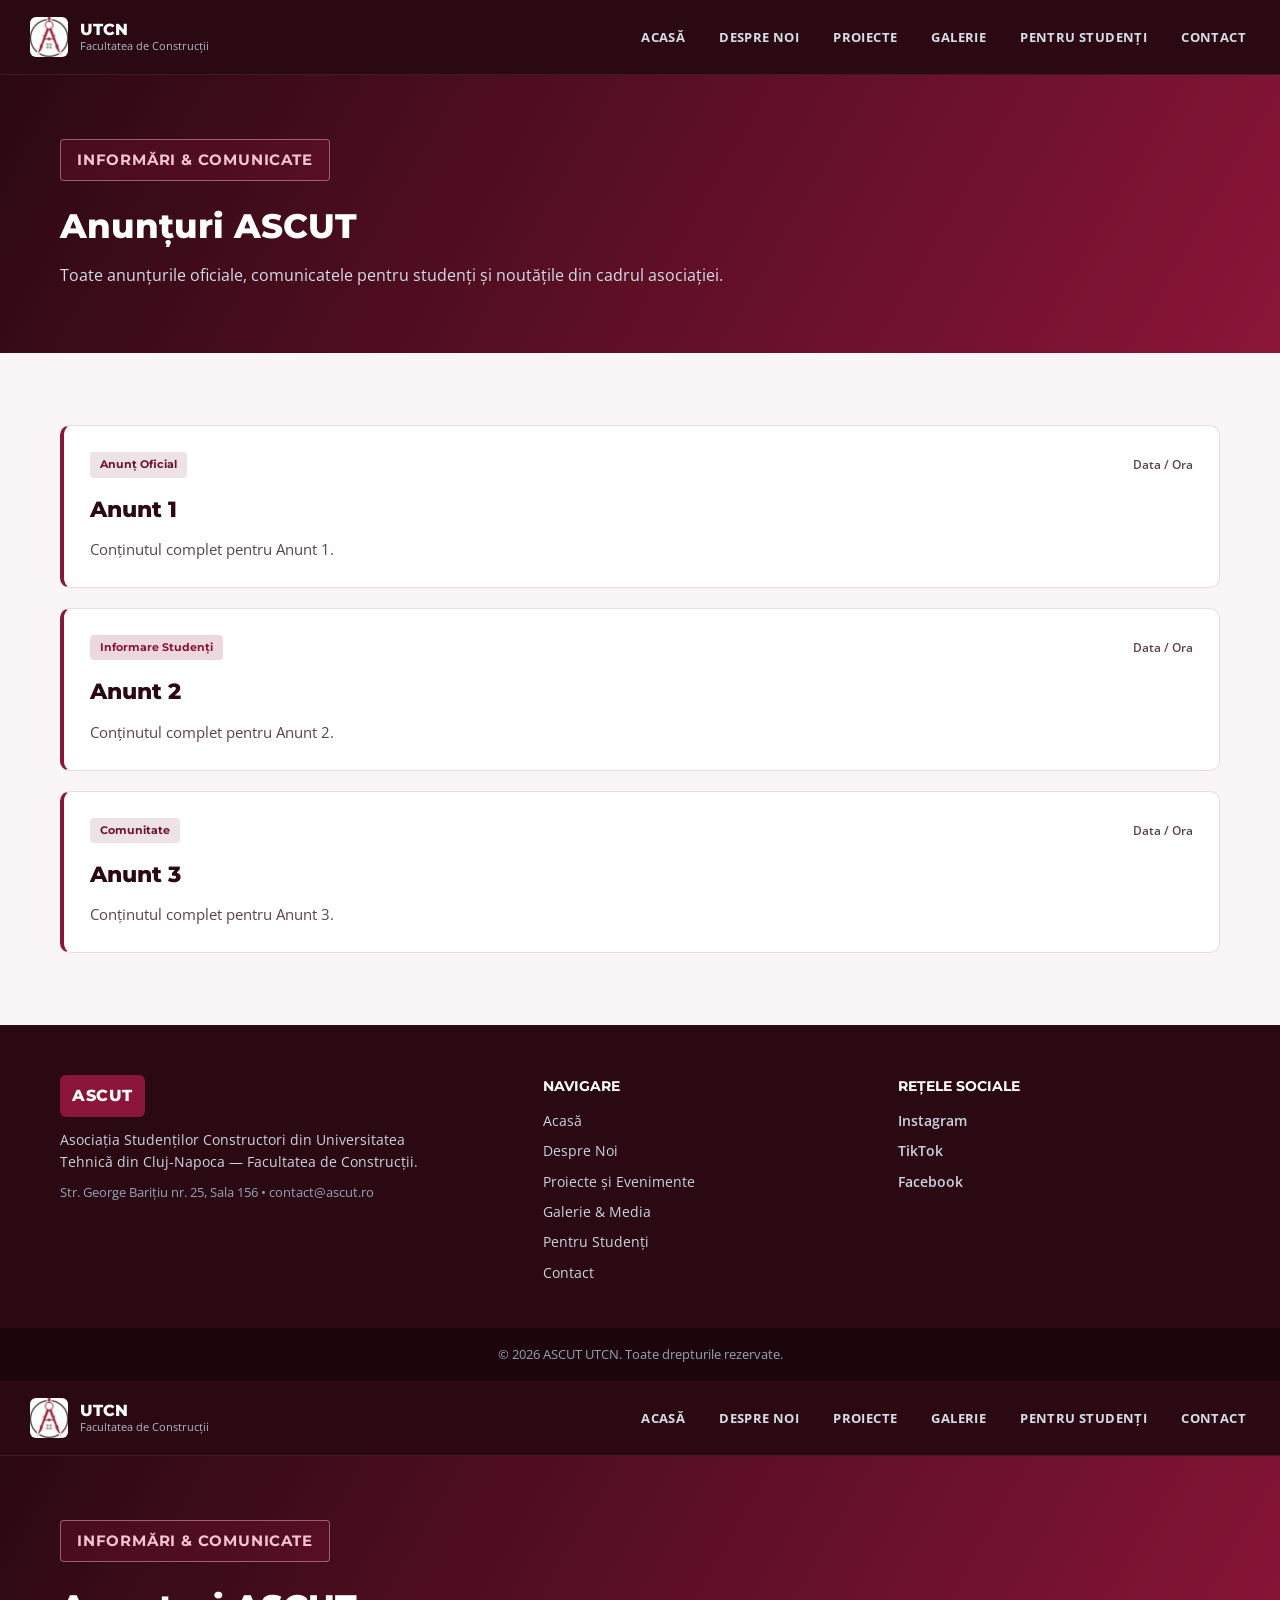
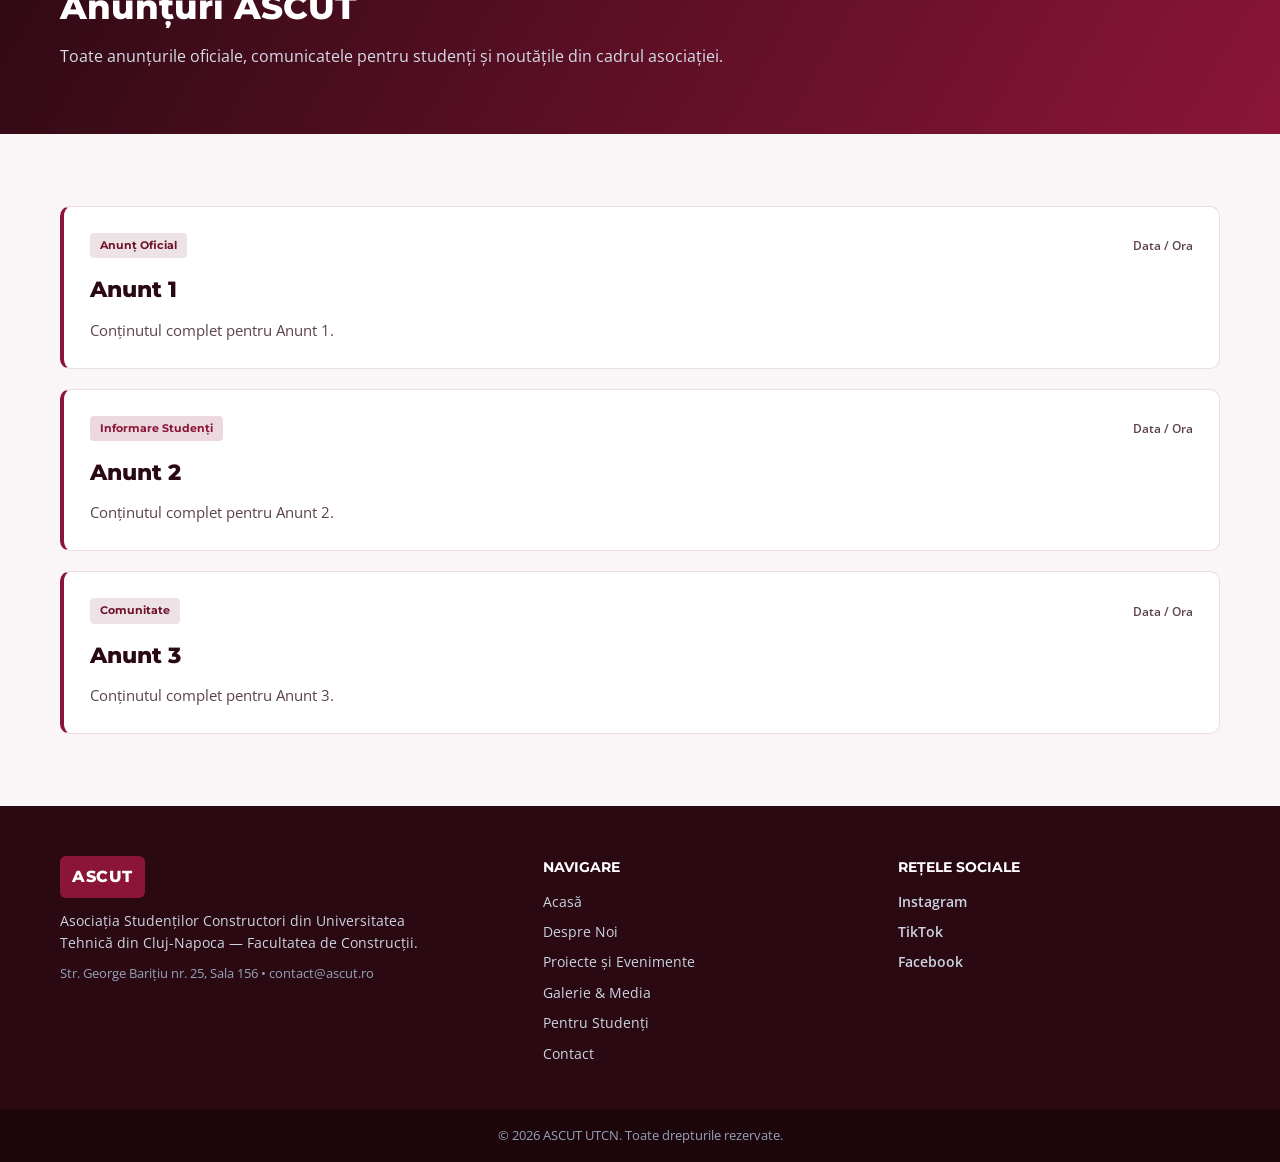
<file: Pagini Principale/anunturi.html>
<!DOCTYPE html>
<html lang="ro">
<head>
    <meta charset="UTF-8" />
    <meta name="viewport" content="width=device-width, initial-scale=1.0" />
    <title>ASCUT UTCN — Anunțuri</title>
    <link href="https://fonts.googleapis.com/css2?family=Montserrat:wght@400;600;700;800&family=Open+Sans:wght@400;600&display=swap" rel="stylesheet">
    <link rel="stylesheet" href="../Style_Sheet.css">
</head>
<body id="page-anunturi">
    <header class="site-header">
        <div class="container header-wrap">
            <a href="index.html" class="brand-logo">
                <img src="../Imagini/Logo ASCUT.jpg" alt="Logo ASCUT UTCN" class="brand-logo-img">
                <span class="brand-text">
                    <strong>UTCN</strong>
                    <small>Facultatea de Construcții</small>
                </span>
            </a>

            <button class="nav-toggle" id="navToggle" aria-label="Meniu">☰</button>

            <nav class="main-nav" id="mainNav">
                <ul>
                    <li><a href="../index.html">Acasă</a></li>
                    <li><a href="../Pagini Principale/despre.html">Despre Noi</a></li>
                    <li><a href="../Pagini Principale/proiecte.html">Proiecte</a></li>
                    <li><a href="../Pagini Principale/galerie.html">Galerie</a></li>
                    <li class="has-dropdown">
                        <a href="studenti.html">Pentru Studenți</a>
                        <ul class="dropdown-menu">
                            <li><a href="anunturi.html">Anunțuri</a></li>
                        </ul>
                    </li>
                    <li><a href="../Pagini Principale/contact.html">Contact</a></li>
                </ul>
            </nav>
        </div>
    </header>

    <section class="page-hero">
        <div class="container">
            <span class="eyebrow">Informări & Comunicate</span>
            <h1>Anunțuri ASCUT</h1>
            <p>Toate anunțurile oficiale, comunicatele pentru studenți și noutățile din cadrul asociației.</p>
        </div>
    </section>

    <section class="section-block">
        <div class="container">
            <div class="announcements-archive">
                <article class="announcement-detail-card" id="anunt-1">
                    <div class="card-top-meta">
                        <span class="badge">Anunț Oficial</span>
                        <span class="date-text">Data / Ora</span>
                    </div>
                    <h2>Anunt 1</h2>
                    <p>Conținutul complet pentru Anunt 1.</p>
                </article>

                <article class="announcement-detail-card" id="anunt-2">
                    <div class="card-top-meta">
                        <span class="badge badge-orange">Informare Studenți</span>
                        <span class="date-text">Data / Ora</span>
                    </div>
                    <h2>Anunt 2</h2>
                    <p>Conținutul complet pentru Anunt 2.</p>
                </article>

                <article class="announcement-detail-card" id="anunt-3">
                    <div class="card-top-meta">
                        <span class="badge">Comunitate</span>
                        <span class="date-text">Data / Ora</span>
                    </div>
                    <h2>Anunt 3</h2>
                    <p>Conținutul complet pentru Anunt 3.</p>
                </article>
            </div>
        </div>
    </section>

    <footer class="site-footer">
        <div class="container footer-top">
            <div class="footer-brand">
                <span class="brand-mark light">ASCUT</span>
                <p>Asociația Studenților Constructori din Universitatea Tehnică din Cluj-Napoca — Facultatea de Construcții.</p>
                <p class="footer-meta">Str. George Barițiu nr. 25, Sala 156 • contact@ascut.ro</p>
            </div>
            <div class="footer-links">
                <h4>Navigare</h4>
                <ul>
                    <li><a href="../index.html">Acasă</a></li>
                    <li><a href="../Pagini Principale/despre.html">Despre Noi</a></li>
                    <li><a href="../Pagini Principale/proiecte.html">Proiecte și Evenimente</a></li>
                    <li><a href="../Pagini Principale/galerie.html">Galerie & Media</a></li>
                    <li><a href="../Pagini Principale/studenti.html">Pentru Studenți</a></li>
                    <li><a href="../Pagini Principale/contact.html">Contact</a></li>
                </ul>
            </div>
            <div class="footer-social">
                <h4>Rețele Sociale</h4>
                <div class="social-row">
                    <a href="https://www.instagram.com/ascutcj?cnvx=MTdldHo4dGRhZXJoZQ==" target="_blank" rel="noopener">Instagram</a>
                    <a href="https://www.tiktok.com/@ascutcluj?_t=8gfx7Oilkae&_r=1&fbclid=PAb21jcAVs_gpleHRuA2FlbQIxMQBwZG9mAnNydGMGYXBwX2lkDzU2NzA2NzM0MzM1MjQyNwABpx4m5v5Hw3M3sa0yOJ65TQZiartGREE3QuW4AV2tbTBWIR52F-DzrX0bxWzS_aem_XJSgGe1kebtcpUfFT2OKNA" target="_blank" rel="noopener">TikTok</a>
                    <a href="https://www.facebook.com/share/1CMDo1Qpi5/" target="_blank" rel="noopener">Facebook</a>
                </div>
            </div>
        </div>
        <div class="footer-bottom">
            <div class="container">
                <p>© 2026 ASCUT UTCN. Toate drepturile rezervate.</p>
            </div>
        </div>
    </footer>

    <script src="../script.js"></script>
</body>
</html><!DOCTYPE html>
<html lang="ro">
<head>
    <meta charset="UTF-8" />
    <meta name="viewport" content="width=device-width, initial-scale=1.0" />
    <title>ASCUT UTCN — Anunțuri</title>
    <link href="https://fonts.googleapis.com/css2?family=Montserrat:wght@400;600;700;800&family=Open+Sans:wght@400;600&display=swap" rel="stylesheet">
    <link rel="stylesheet" href="../Style_Sheet.css">
</head>
<body id="page-anunturi">
    <header class="site-header">
        <div class="container header-wrap">
            <a href="index.html" class="brand-logo">
                <img src="../Imagini/Logo ASCUT.jpg" alt="Logo ASCUT UTCN" class="brand-logo-img">
                <span class="brand-text">
                    <strong>UTCN</strong>
                    <small>Facultatea de Construcții</small>
                </span>
            </a>

            <button class="nav-toggle" id="navToggle" aria-label="Meniu">☰</button>

            <nav class="main-nav" id="mainNav">
                <ul>
                    <li><a href="../index.html">Acasă</a></li>
                    <li><a href="../Pagini Principale/despre.html">Despre Noi</a></li>
                    <li><a href="../Pagini Principale/proiecte.html">Proiecte</a></li>
                    <li><a href="../Pagini Principale/galerie.html">Galerie</a></li>
                    <li class="has-dropdown">
                        <a href="studenti.html">Pentru Studenți</a>
                        <ul class="dropdown-menu">
                            <li><a href="anunturi.html">Anunțuri</a></li>
                        </ul>
                    </li>
                    <li><a href="../Pagini Principale/contact.html">Contact</a></li>
                </ul>
            </nav>
        </div>
    </header>

    <section class="page-hero">
        <div class="container">
            <span class="eyebrow">Informări & Comunicate</span>
            <h1>Anunțuri ASCUT</h1>
            <p>Toate anunțurile oficiale, comunicatele pentru studenți și noutățile din cadrul asociației.</p>
        </div>
    </section>

    <section class="section-block">
        <div class="container">
            <div class="announcements-archive">
                <article class="announcement-detail-card" id="anunt-1">
                    <div class="card-top-meta">
                        <span class="badge">Anunț Oficial</span>
                        <span class="date-text">Data / Ora</span>
                    </div>
                    <h2>Anunt 1</h2>
                    <p>Conținutul complet pentru Anunt 1.</p>
                </article>

                <article class="announcement-detail-card" id="anunt-2">
                    <div class="card-top-meta">
                        <span class="badge badge-orange">Informare Studenți</span>
                        <span class="date-text">Data / Ora</span>
                    </div>
                    <h2>Anunt 2</h2>
                    <p>Conținutul complet pentru Anunt 2.</p>
                </article>

                <article class="announcement-detail-card" id="anunt-3">
                    <div class="card-top-meta">
                        <span class="badge">Comunitate</span>
                        <span class="date-text">Data / Ora</span>
                    </div>
                    <h2>Anunt 3</h2>
                    <p>Conținutul complet pentru Anunt 3.</p>
                </article>
            </div>
        </div>
    </section>

    <footer class="site-footer">
        <div class="container footer-top">
            <div class="footer-brand">
                <span class="brand-mark light">ASCUT</span>
                <p>Asociația Studenților Constructori din Universitatea Tehnică din Cluj-Napoca — Facultatea de Construcții.</p>
                <p class="footer-meta">Str. George Barițiu nr. 25, Sala 156 • contact@ascut.ro</p>
            </div>
            <div class="footer-links">
                <h4>Navigare</h4>
                <ul>
                    <li><a href="../index.html">Acasă</a></li>
                    <li><a href="../Pagini Principale/despre.html">Despre Noi</a></li>
                    <li><a href="../Pagini Principale/proiecte.html">Proiecte și Evenimente</a></li>
                    <li><a href="../Pagini Principale/galerie.html">Galerie & Media</a></li>
                    <li><a href="../Pagini Principale/studenti.html">Pentru Studenți</a></li>
                    <li><a href="../Pagini Principale/contact.html">Contact</a></li>
                </ul>
            </div>
            <div class="footer-social">
                <h4>Rețele Sociale</h4>
                <div class="social-row">
                    <a href="https://www.instagram.com/ascutcj?cnvx=MTdldHo4dGRhZXJoZQ==" target="_blank" rel="noopener">Instagram</a>
                    <a href="https://www.tiktok.com/@ascutcluj?_t=8gfx7Oilkae&_r=1&fbclid=PAb21jcAVs_gpleHRuA2FlbQIxMQBwZG9mAnNydGMGYXBwX2lkDzU2NzA2NzM0MzM1MjQyNwABpx4m5v5Hw3M3sa0yOJ65TQZiartGREE3QuW4AV2tbTBWIR52F-DzrX0bxWzS_aem_XJSgGe1kebtcpUfFT2OKNA" target="_blank" rel="noopener">TikTok</a>
                    <a href="https://www.facebook.com/share/1CMDo1Qpi5/" target="_blank" rel="noopener">Facebook</a>
                </div>
            </div>
        </div>
        <div class="footer-bottom">
            <div class="container">
                <p>© 2026 ASCUT UTCN. Toate drepturile rezervate.</p>
            </div>
        </div>
    </footer>

    <script src="../script.js"></script>
</body>
</html>
</file>
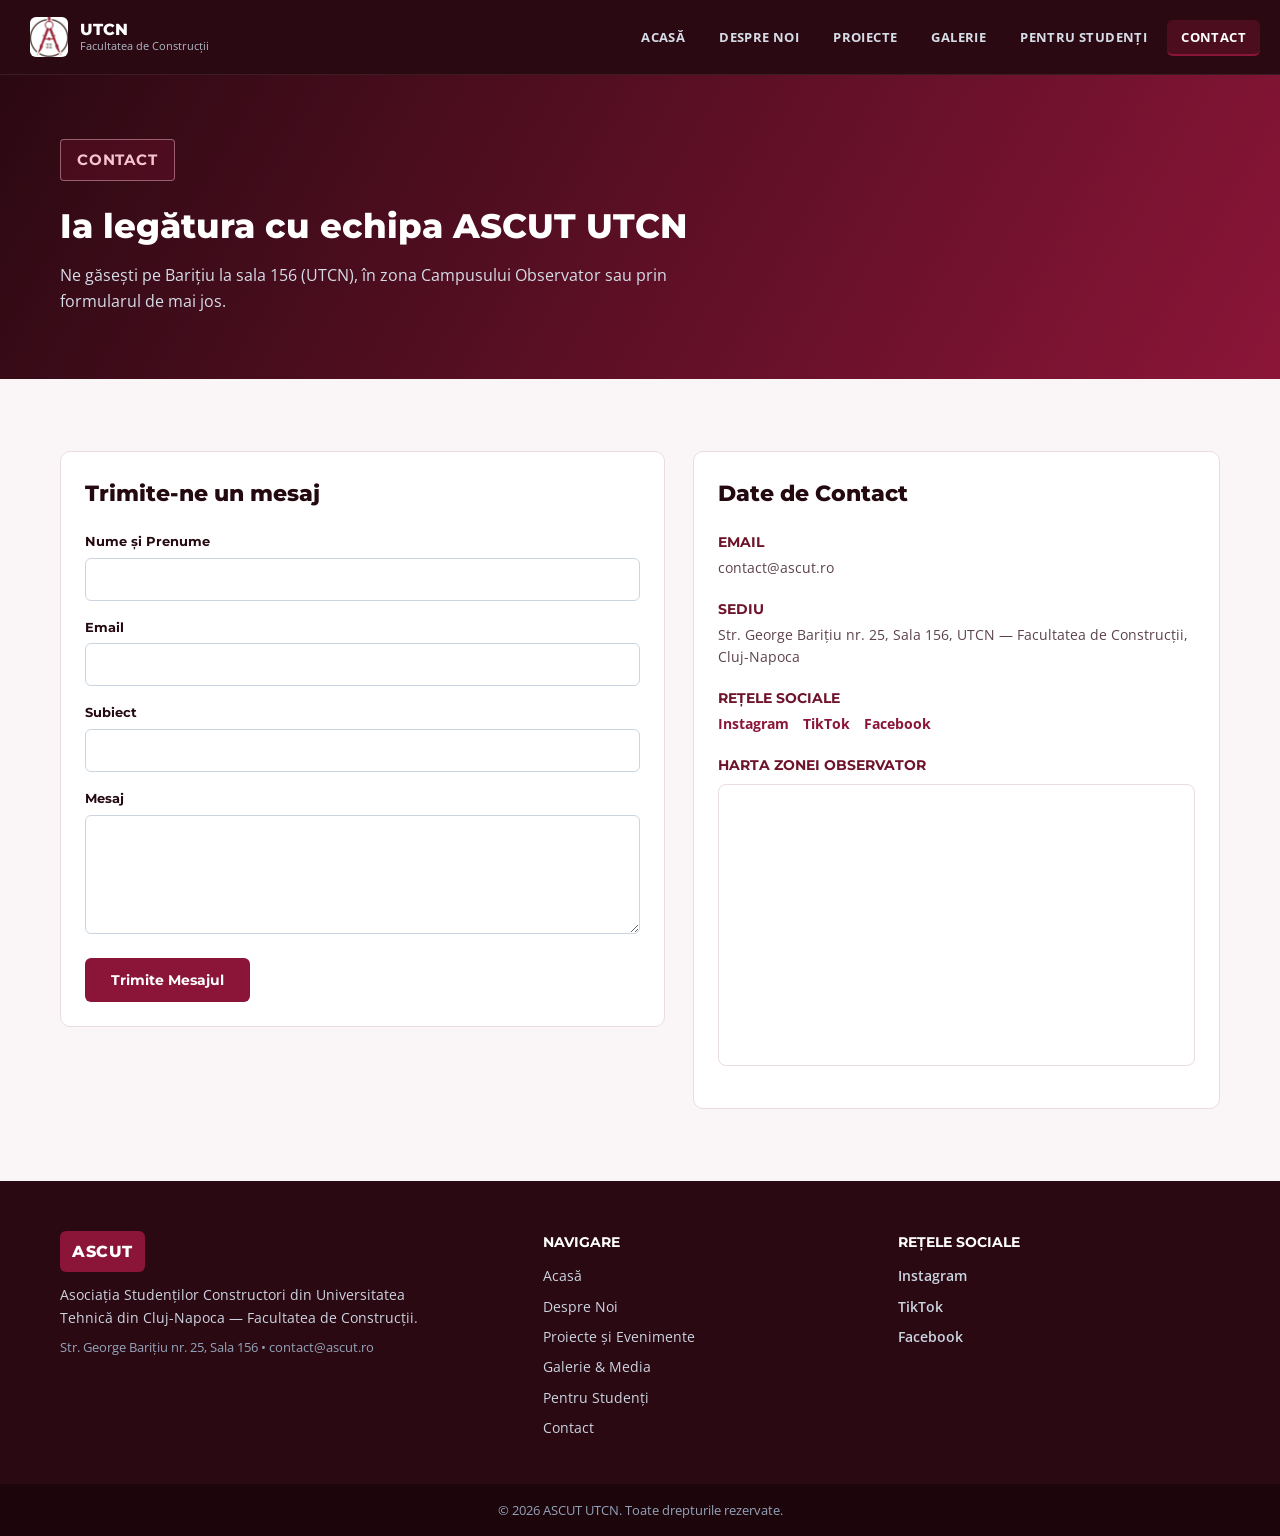
<file: Pagini Principale/contact.html>
<!DOCTYPE html>
<html lang="ro">
<head>
    <meta charset="UTF-8" />
    <meta name="viewport" content="width=device-width, initial-scale=1.0" />
    <title>ASCUT UTCN — Contact</title>
    <link href="https://fonts.googleapis.com/css2?family=Montserrat:wght@400;600;700;800&family=Open+Sans:wght@400;600&display=swap" rel="stylesheet">
    <link rel="stylesheet" href="../Style_Sheet.css">
</head>
<body id="page-contact">
    <header class="site-header">
        <div class="container header-wrap">
            <a href="index.html" class="brand-logo">
                <img src="../Imagini/Logo ASCUT.jpg" alt="Logo ASCUT UTCN" class="brand-logo-img">
                <span class="brand-text">
                    <strong>UTCN</strong>
                    <small>Facultatea de Construcții</small>
                </span>
            </a>

            <button class="nav-toggle" id="navToggle" aria-label="Meniu">☰</button>

            <nav class="main-nav" id="mainNav">
                <ul>
                    <li><a href="../index.html" class="">Acasă</a></li>
                    <li><a href="../Pagini Principale/despre.html" class="">Despre Noi</a></li>
                    <li><a href="../Pagini Principale/proiecte.html" class="">Proiecte</a></li>
                    <li><a href="../Pagini Principale/galerie.html" class="">Galerie</a></li>
                    <li class="has-dropdown">
                        <a href="studenti.html" class="">Pentru Studenți</a>
                        <ul class="dropdown-menu">
                            <li><a href="anunturi.html">Anunțuri</a></li>
                        </ul>
                    </li>
                    <li><a href="../Pagini Principale/contact.html" class="active">Contact</a></li>
                </ul>
            </nav>
        </div>
    </header>

    <section class="page-hero">
        <div class="container">
            <span class="eyebrow">Contact</span>
            <h1>Ia legătura cu echipa ASCUT UTCN</h1>
            <p>Ne găsești pe Barițiu la sala 156 (UTCN), în zona Campusului Observator sau prin formularul de mai jos.</p>
        </div>
    </section>

    <section class="section-block">
        <div class="container contact-layout">
            <div class="contact-card">
                <h2>Trimite-ne un mesaj</h2>
                <form id="contactForm">
                    <div class="form-field">
                        <label for="nume">Nume și Prenume</label>
                        <input type="text" id="nume" name="nume" required>
                    </div>
                    <div class="form-field">
                        <label for="email">Email</label>
                        <input type="email" id="email" name="email" required>
                    </div>
                    <div class="form-field">
                        <label for="subiect">Subiect</label>
                        <input type="text" id="subiect" name="subiect">
                    </div>
                    <div class="form-field">
                        <label for="mesaj">Mesaj</label>
                        <textarea id="mesaj" name="mesaj" rows="5" required></textarea>
                    </div>
                    <button type="submit" class="btn btn-primary">Trimite Mesajul</button>
                    <div id="formStatus" class="form-status" style="display:none;"></div>
                </form>
            </div>

            <div class="contact-card">
                <h2>Date de Contact</h2>

                <div class="contact-detail">
                    <h3>Email</h3>
                    <p>contact@ascut.ro</p>
                </div>

                <div class="contact-detail">
                    <h3>Sediu</h3>
                    <p>Str. George Barițiu nr. 25, Sala 156, UTCN — Facultatea de Construcții, Cluj-Napoca</p>
                </div>

                <div class="contact-detail">
                    <h3>Rețele Sociale</h3>
                    <div class="inline-links">
                        <a href="https://instagram.com" target="_blank" rel="noopener">Instagram</a>
                        <a href="https://tiktok.com" target="_blank" rel="noopener">TikTok</a>
                        <a href="https://facebook.com" target="_blank" rel="noopener">Facebook</a>
                    </div>
                </div>

                <div class="contact-detail">
                    <h3>Harta Zonei Observator</h3>
                    <div class="map-box">
                        <iframe src="https://www.google.com/maps/embed?pb=!1m18!1m12!1m3!1d2733.541328397804!2d23.58442137669593!3d46.75422974644702!2m3!1f0!2f0!3f0!3m2!1i1024!2i768!4f13.1!3m3!1m2!1s0x47490dd1c9a0c8d9%3A0x8c2e39c16e1188a!2sCampus%20Observator%20UTCN!5e0!3m2!1sro!2sro!4v1700000000000!5m2!1sro!2sro"
                                width="600"
                                height="280"
                                style="border:0;"
                                allowfullscreen=""
                                loading="lazy"
                                referrerpolicy="no-referrer-when-downgrade">
                        </iframe>
                    </div>
                </div>
            </div>
        </div>
    </section>
    <footer class="site-footer">
        <div class="container footer-top">
            <div class="footer-brand">
                <span class="brand-mark light">ASCUT</span>
                <p>Asociația Studenților Constructori din Universitatea Tehnică din Cluj-Napoca — Facultatea de Construcții.</p>
                <p class="footer-meta">Str. George Barițiu nr. 25, Sala 156 • contact@ascut.ro</p>
            </div>
            <div class="footer-links">
                <h4>Navigare</h4>
                <ul>
                    <li><a href="../index.html">Acasă</a></li>
                    <li><a href="../Pagini Principale/despre.html">Despre Noi</a></li>
                    <li><a href="../Pagini Principale/proiecte.html">Proiecte și Evenimente</a></li>
                    <li><a href="../Pagini Principale/galerie.html">Galerie & Media</a></li>
                    <li><a href="../Pagini Principale/studenti.html">Pentru Studenți</a></li>
                    <li><a href="../Pagini Principale/contact.html">Contact</a></li>
                </ul>
            </div>
            <div class="footer-social">
                <h4>Rețele Sociale</h4>
                <div class="social-row">
                    <a href="https://www.instagram.com/ascutcj?cnvx=MTdldHo4dGRhZXJoZQ==" target="_blank" rel="noopener">Instagram</a>
                    <a href="https://www.tiktok.com/@ascutcluj?_t=8gfx7Oilkae&_r=1&fbclid=PAb21jcAVs_gpleHRuA2FlbQIxMQBwZG9mAnNydGMGYXBwX2lkDzU2NzA2NzM0MzM1MjQyNwABpx4m5v5Hw3M3sa0yOJ65TQZiartGREE3QuW4AV2tbTBWIR52F-DzrX0bxWzS_aem_XJSgGe1kebtcpUfFT2OKNA" target="_blank" rel="noopener">TikTok</a>
                    <a href="https://www.facebook.com/share/1CMDo1Qpi5/" target="_blank" rel="noopener">Facebook</a>
                </div>
            </div>
        </div>
        <div class="footer-bottom">
            <div class="container">
                <p>© 2026 ASCUT UTCN. Toate drepturile rezervate.</p>
            </div>
        </div>
    </footer>

    <script src="../script.js"></script>
</body>
</html>
</file>
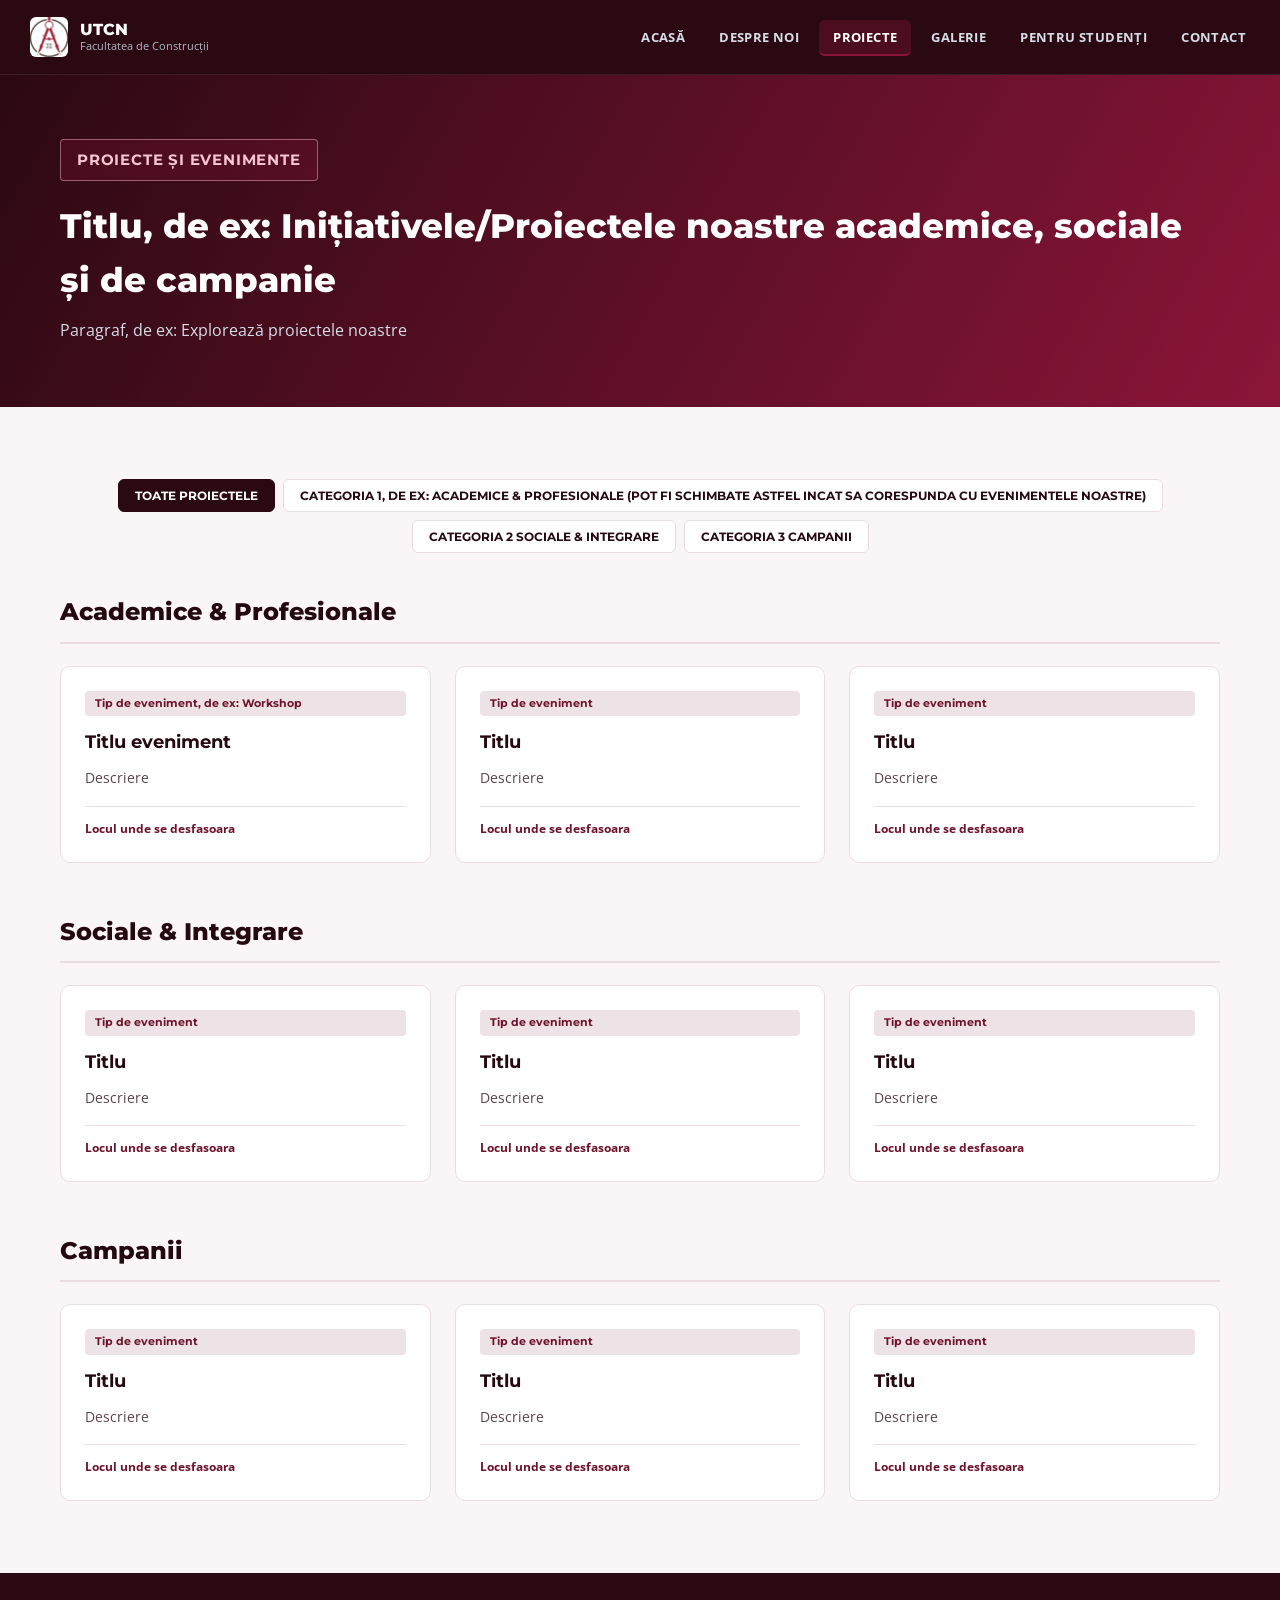
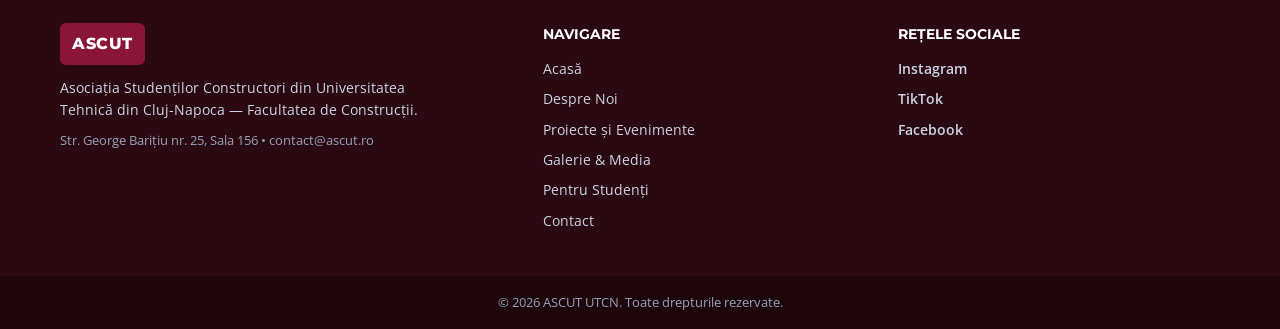
<file: Pagini Principale/proiecte.html>
<!DOCTYPE html>
<html lang="ro">
<head>
    <meta charset="UTF-8" />
    <meta name="viewport" content="width=device-width, initial-scale=1.0" />
    <title>ASCUT UTCN — Proiecte și Evenimente</title>
    <link href="https://fonts.googleapis.com/css2?family=Montserrat:wght@400;600;700;800&family=Open+Sans:wght@400;600&display=swap" rel="stylesheet">
    <link rel="stylesheet" href="../Style_Sheet.css">
</head>
<body id="page-proiecte">
    <header class="site-header">
        <div class="container header-wrap">
            <a href="index.html" class="brand-logo">
                <img src="../Imagini/Logo ASCUT.jpg" alt="Logo ASCUT UTCN" class="brand-logo-img">
                <span class="brand-text">
                    <strong>UTCN</strong>
                    <small>Facultatea de Construcții</small>
                </span>
            </a>

            <button class="nav-toggle" id="navToggle" aria-label="Meniu">☰</button>

            <nav class="main-nav" id="mainNav">
                <ul>
                    <li><a href="../index.html" class="">Acasă</a></li>
                    <li><a href="../Pagini Principale/despre.html" class="">Despre Noi</a></li>
                    <li><a href="../Pagini Principale/proiecte.html" class="active">Proiecte</a></li>
                    <li><a href="../Pagini Principale/galerie.html" class="">Galerie</a></li>
                    <li class="has-dropdown">
                        <a href="studenti.html" class="">Pentru Studenți</a>
                        <ul class="dropdown-menu">
                            <li><a href="anunturi.html">Anunțuri</a></li>
                        </ul>
                    </li>
                    <li><a href="../Pagini Principale/contact.html" class="">Contact</a></li>
                </ul>
            </nav>
        </div>
    </header>

    <section class="page-hero">
        <div class="container">
            <span class="eyebrow">Proiecte și Evenimente</span>
            <h1>Titlu, de ex: Inițiativele/Proiectele noastre academice, sociale și de campanie</h1>
            <p>Paragraf, de ex: Explorează proiectele noastre</p>
        </div>
    </section>

    <section class="section-block">
        <div class="container">
            <div class="filter-pills center-pills" id="projectFilters">
                <button class="pill-btn active" data-filter="all">Toate Proiectele</button>
                <button class="pill-btn" data-filter="academice">Categoria 1, de ex: Academice & Profesionale (pot fi schimbate astfel incat sa corespunda cu evenimentele noastre)</button>
                <button class="pill-btn" data-filter="sociale">Categoria 2 Sociale & Integrare</button>
                <button class="pill-btn" data-filter="campanii">Categoria 3 Campanii</button>
            </div>

            <!-- 1. Academice & Profesionale -->

            <div class="category-group" data-group="academice">
                <div class="group-heading">  
                    <h2>Academice & Profesionale</h2>
                </div>
                <div class="cards-grid-3">
                    <article class="ascut-card">
                        <span class="badge">Tip de eveniment, de ex: Workshop</span>
                        <h3>Titlu eveniment</h3>
                        <p>Descriere</p>
                        <span class="card-foot">Locul unde se desfasoara</span>
                    </article>
                    <article class="ascut-card">
                        <span class="badge">Tip de eveniment</span>
                        <h3>Titlu</h3>
                        <p>Descriere</p>
                        <span class="card-foot">Locul unde se desfasoara</span>
                    </article>
                    <article class="ascut-card">
                        <span class="badge">Tip de eveniment</span>
                        <h3>Titlu</h3>
                        <p>Descriere</p>
                        <span class="card-foot">Locul unde se desfasoara</span>
                    </article>
                </div>
            </div>

            <!-- 2. Sociale & Integrare -->

            <div class="category-group" data-group="sociale">
                <div class="group-heading">
                    <h2>Sociale & Integrare</h2>
                </div>
                <div class="cards-grid-3">
                    <article class="ascut-card">
                        <span class="badge">Tip de eveniment</span>
                        <h3>Titlu</h3>
                        <p>Descriere</p>
                        <span class="card-foot">Locul unde se desfasoara</span>
                    </article>
                    <article class="ascut-card">
                        <span class="badge">Tip de eveniment</span>
                        <h3>Titlu</h3>
                        <p>Descriere</p>
                        <span class="card-foot">Locul unde se desfasoara</span>
                    </article>
                    <article class="ascut-card">
                        <span class="badge">Tip de eveniment</span>
                        <h3>Titlu</h3>
                        <p>Descriere</p>
                        <span class="card-foot">Locul unde se desfasoara</span>
                    </article>
                </div>
            </div>

            <!-- 3. Campanii -->

            <div class="category-group" data-group="campanii">
                <div class="group-heading">
                    <h2>Campanii</h2>
                </div>
                <div class="cards-grid-3">
                    <article class="ascut-card">
                        <span class="badge">Tip de eveniment</span>
                        <h3>Titlu</h3>
                        <p>Descriere</p>
                        <span class="card-foot">Locul unde se desfasoara</span>
                    </article>
                    <article class="ascut-card">
                        <span class="badge">Tip de eveniment</span>
                        <h3>Titlu</h3>
                        <p>Descriere</p>
                        <span class="card-foot">Locul unde se desfasoara</span>
                    </article>
                    <article class="ascut-card">
                        <span class="badge">Tip de eveniment</span>
                        <h3>Titlu</h3>
                        <p>Descriere</p>
                        <span class="card-foot">Locul unde se desfasoara</span>
                    </article>
                </div>
            </div>
        </div>
    </section>
    <footer class="site-footer">
        <div class="container footer-top">
            <div class="footer-brand">
                <span class="brand-mark light">ASCUT</span>
                <p>Asociația Studenților Constructori din Universitatea Tehnică din Cluj-Napoca — Facultatea de Construcții.</p>
                <p class="footer-meta">Str. George Barițiu nr. 25, Sala 156 • contact@ascut.ro</p>
            </div>
            <div class="footer-links">
                <h4>Navigare</h4>
                <ul>
                    <li><a href="../index.html">Acasă</a></li>
                    <li><a href="../Pagini Principale/despre.html">Despre Noi</a></li>
                    <li><a href="../Pagini Principale/proiecte.html">Proiecte și Evenimente</a></li>
                    <li><a href="../Pagini Principale/galerie.html">Galerie & Media</a></li>
                    <li><a href="../Pagini Principale/studenti.html">Pentru Studenți</a></li>
                    <li><a href="../Pagini Principale/contact.html">Contact</a></li>
                </ul>
            </div>
            <div class="footer-social">
                <h4>Rețele Sociale</h4>
                <div class="social-row">
                    <a href="https://www.instagram.com/ascutcj?cnvx=MTdldHo4dGRhZXJoZQ==" target="_blank" rel="noopener">Instagram</a>
                    <a href="https://www.tiktok.com/@ascutcluj?_t=8gfx7Oilkae&_r=1&fbclid=PAb21jcAVs_gpleHRuA2FlbQIxMQBwZG9mAnNydGMGYXBwX2lkDzU2NzA2NzM0MzM1MjQyNwABpx4m5v5Hw3M3sa0yOJ65TQZiartGREE3QuW4AV2tbTBWIR52F-DzrX0bxWzS_aem_XJSgGe1kebtcpUfFT2OKNA" target="_blank" rel="noopener">TikTok</a>
                    <a href="https://www.facebook.com/share/1CMDo1Qpi5/" target="_blank" rel="noopener">Facebook</a>
                </div>
            </div>
        </div>
        <div class="footer-bottom">
            <div class="container">
                <p>© 2026 ASCUT UTCN. Toate drepturile rezervate.</p>
            </div>
        </div>
    </footer>

    <script src="../script.js"></script>
</body>
</html>
</file>
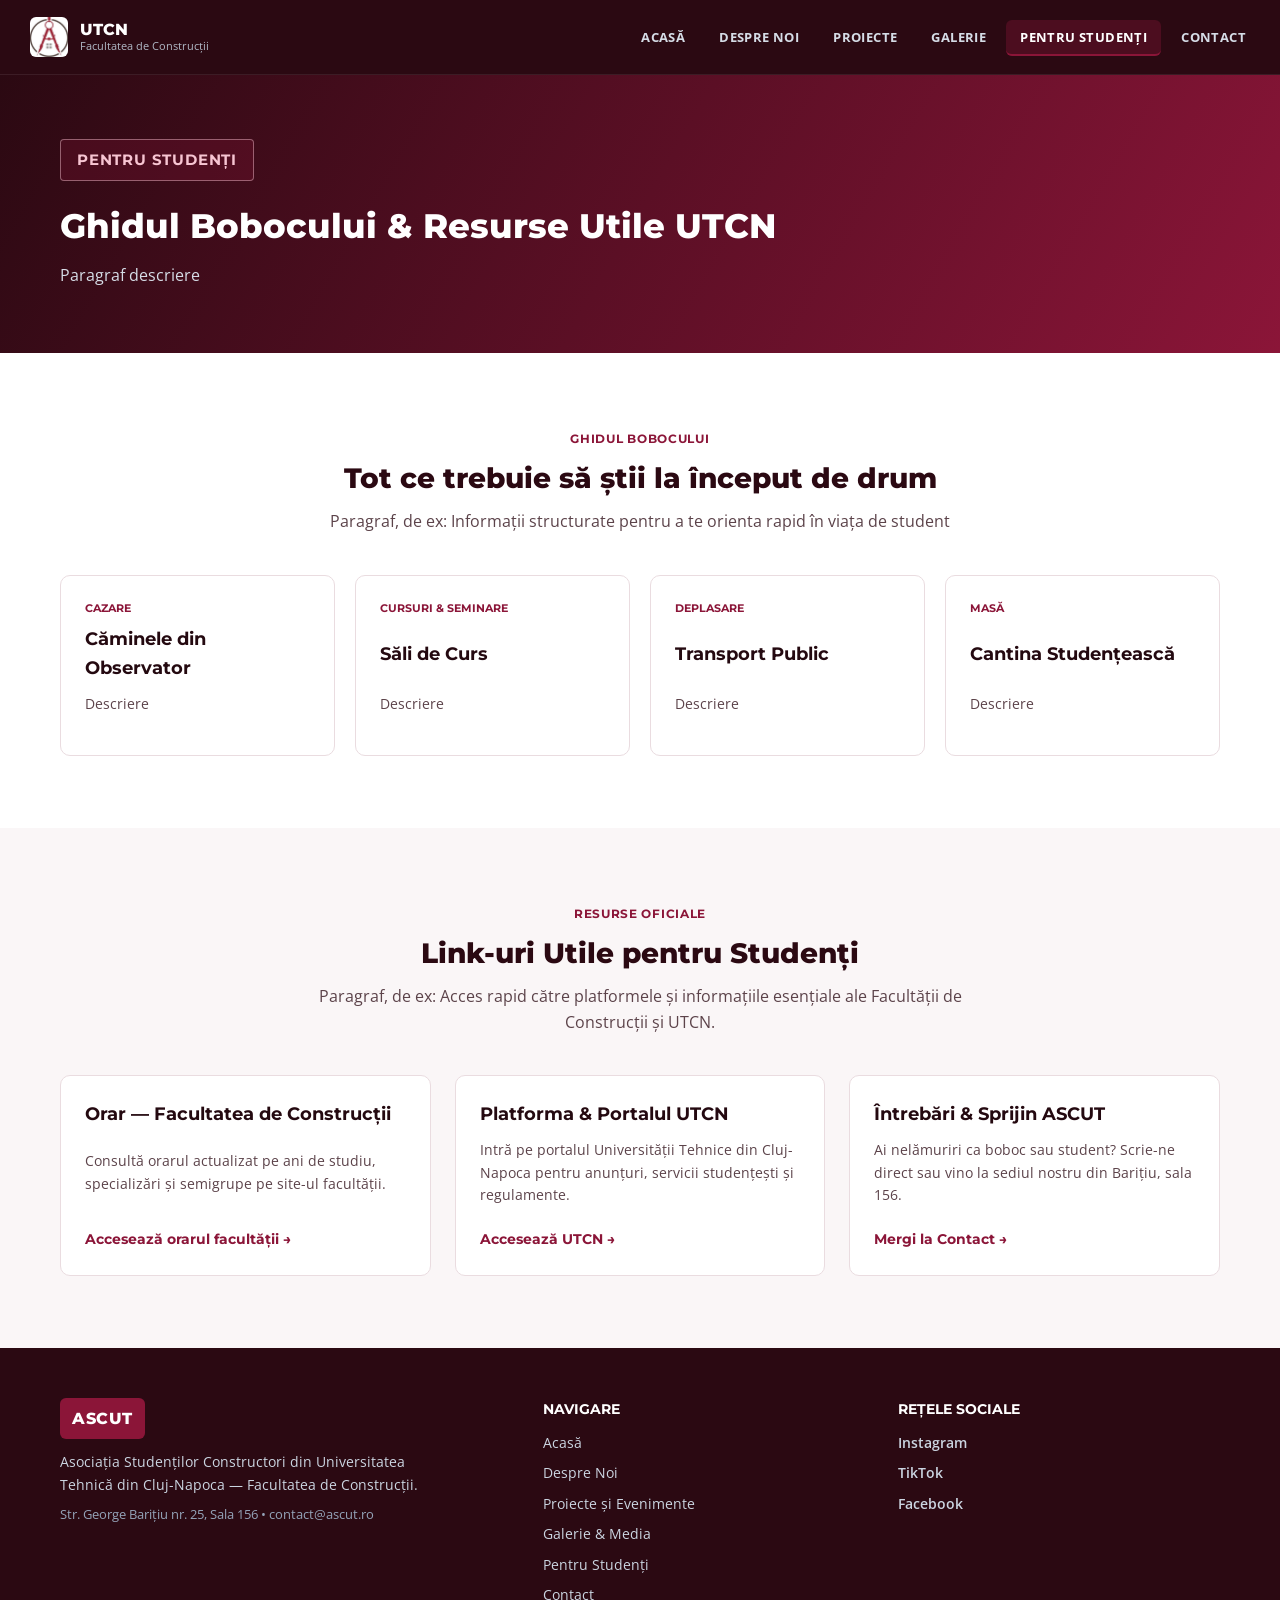
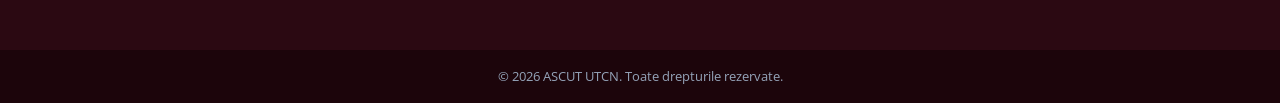
<file: Pagini Principale/studenti.html>
<!DOCTYPE html>
<html lang="ro">
<head>
    <meta charset="UTF-8" />
    <meta name="viewport" content="width=device-width, initial-scale=1.0" />
    <title>ASCUT UTCN — Pentru Studenți</title>
    <link href="https://fonts.googleapis.com/css2?family=Montserrat:wght@400;600;700;800&family=Open+Sans:wght@400;600&display=swap" rel="stylesheet">
    <link rel="stylesheet" href="../Style_Sheet.css">
</head>
<body id="page-studenti">
    <header class="site-header">
        <div class="container header-wrap">
            <a href="index.html" class="brand-logo">
                <img src="../Imagini/Logo ASCUT.jpg" alt="Logo ASCUT UTCN" class="brand-logo-img">
                <span class="brand-text">
                    <strong>UTCN</strong>
                    <small>Facultatea de Construcții</small>
                </span>
            </a>

            <button class="nav-toggle" id="navToggle" aria-label="Meniu">☰</button>

            <nav class="main-nav" id="mainNav">
                <ul>
                    <li><a href="../index.html" class="">Acasă</a></li>
                    <li><a href="../Pagini Principale/despre.html" class="">Despre Noi</a></li>
                    <li><a href="../Pagini Principale/proiecte.html" class="">Proiecte</a></li>
                    <li><a href="../Pagini Principale/galerie.html" class="">Galerie</a></li>
                    <li class="has-dropdown">
                        <a href="studenti.html" class="active">Pentru Studenți</a>
                        <ul class="dropdown-menu">
                            <li><a href="anunturi.html">Anunțuri</a></li>
                        </ul>
                    </li>
                    <li><a href="../Pagini Principale/contact.html" class="">Contact</a></li>
                </ul>
            </nav>
        </div>
    </header>

    <section class="page-hero">
        <div class="container">
            <span class="eyebrow">Pentru Studenți</span>
            <h1>Ghidul Bobocului & Resurse Utile UTCN</h1>
            <p>Paragraf descriere</p>
        </div>
    </section>

    <!-- GHIDUL BOBOCULUI -->

    <section class="section-block bg-white">
        <div class="container">
            <div class="section-center-head">
                <span class="section-tag">Ghidul Bobocului</span>
                <h2>Tot ce trebuie să știi la început de drum</h2>
                <p>Paragraf, de ex: Informații structurate pentru a te orienta rapid în viața de student</p>
            </div>

            <div class="cards-grid-4">
                <div class="guide-card">
                    <span class="guide-tag">Cazare</span>
                    <h3>Căminele din Observator</h3>
                    <p>Descriere</p>
                </div>
                <div class="guide-card">
                    <span class="guide-tag">Cursuri & Seminare</span>
                    <h3>Săli de Curs</h3>
                    <p>Descriere</p>
                </div>
                <div class="guide-card">
                    <span class="guide-tag">Deplasare</span>
                    <h3>Transport Public</h3>
                    <p>Descriere</p>
                </div>
                <div class="guide-card">
                    <span class="guide-tag">Masă</span>
                    <h3>Cantina Studențească</h3>
                    <p>Descriere</p>
                </div>
            </div>
        </div>
    </section>

    <!-- LINK-URI UTILE -->

    <section class="section-block">
        <div class="container">
            <div class="section-center-head">
                <span class="section-tag">Resurse Oficiale</span>
                <h2>Link-uri Utile pentru Studenți</h2>
                <p>Paragraf, de ex: Acces rapid către platformele și informațiile esențiale ale Facultății de Construcții și UTCN.</p>
            </div>

            <div class="links-grid">
                <a href="https://constructiicluj.edupage.org/timetable/" target="_blank" rel="noopener" class="resource-link-card">
                    <h3>Orar — Facultatea de Construcții</h3>
                    <p>Consultă orarul actualizat pe ani de studiu, specializări și semigrupe pe site-ul facultății.</p>
                    <span class="link-arrow">Accesează orarul facultății →</span>
                </a>
                <a href="https://www.utcluj.ro/" target="_blank" rel="noopener" class="resource-link-card">
                    <h3>Platforma & Portalul UTCN</h3>
                    <p>Intră pe portalul Universității Tehnice din Cluj-Napoca pentru anunțuri, servicii studențești și regulamente.</p>
                    <span class="link-arrow">Accesează UTCN →</span>
                </a>
                <a href="../Pagini Principale/contact.html" class="resource-link-card">
                    <h3>Întrebări & Sprijin ASCUT</h3>
                    <p>Ai nelămuriri ca boboc sau student? Scrie-ne direct sau vino la sediul nostru din Barițiu, sala 156.</p>
                    <span class="link-arrow">Mergi la Contact →</span>
                </a>
            </div>
        </div>
    </section>
    <footer class="site-footer">
        <div class="container footer-top">
            <div class="footer-brand">
                <span class="brand-mark light">ASCUT</span>
                <p>Asociația Studenților Constructori din Universitatea Tehnică din Cluj-Napoca — Facultatea de Construcții.</p>
                <p class="footer-meta">Str. George Barițiu nr. 25, Sala 156 • contact@ascut.ro</p>
            </div>
            <div class="footer-links">
                <h4>Navigare</h4>
                <ul>
                    <li><a href="../index.html">Acasă</a></li>
                    <li><a href="../Pagini Principale/despre.html">Despre Noi</a></li>
                    <li><a href="../Pagini Principale/proiecte.html">Proiecte și Evenimente</a></li>
                    <li><a href="../Pagini Principale/galerie.html">Galerie & Media</a></li>
                    <li><a href="../Pagini Principale/studenti.html">Pentru Studenți</a></li>
                    <li><a href="../Pagini Principale/contact.html">Contact</a></li>
                </ul>
            </div>
            <div class="footer-social">
                <h4>Rețele Sociale</h4>
                <div class="social-row">
                    <a href="https://www.instagram.com/ascutcj?cnvx=MTdldHo4dGRhZXJoZQ==" target="_blank" rel="noopener">Instagram</a>
                    <a href="https://www.tiktok.com/@ascutcluj?_t=8gfx7Oilkae&_r=1&fbclid=PAb21jcAVs_gpleHRuA2FlbQIxMQBwZG9mAnNydGMGYXBwX2lkDzU2NzA2NzM0MzM1MjQyNwABpx4m5v5Hw3M3sa0yOJ65TQZiartGREE3QuW4AV2tbTBWIR52F-DzrX0bxWzS_aem_XJSgGe1kebtcpUfFT2OKNA" target="_blank" rel="noopener">TikTok</a>
                    <a href="https://www.facebook.com/share/1CMDo1Qpi5/" target="_blank" rel="noopener">Facebook</a>
                </div>
            </div>
        </div>
        <div class="footer-bottom">
            <div class="container">
                <p>© 2026 ASCUT UTCN. Toate drepturile rezervate.</p>
            </div>
        </div>
    </footer>

    <script src="../script.js"></script>
</body>
</html>
</file>
<file: Style_Sheet.css>
:root {
    --dark-bg: #2b0912;         /* Vișiniu foarte închis pentru header / hero / footer */
    --dark-surface: #3d0d1a;    /* Fundal închis pentru benzi de evidențiere */
    --primary: #6e132b;         /* Vișiniu principal */
    --accent: #8b1538;          /* Culoare accent / butoane principale */
    --accent-hover: #630d27;    /* Culoare hover */
    --light-bg: #faf6f7;        /* Fundal deschis */
    --white: #ffffff;
    --text-dark: #240910;
    --text-muted: #5c434a;
    --border: #eadce0;
}

* {
    margin: 0;
    padding: 0;
    box-sizing: border-box;
}

body {
    font-family: 'Open Sans', sans-serif;
    color: var(--text-dark);
    background-color: var(--light-bg);
    line-height: 1.6;
}

h1, h2, h3, h4, .btn, .pill-btn {
    font-family: 'Montserrat', sans-serif;
}

a {
    text-decoration: none;
    color: inherit;
    transition: all 0.2s ease;
}

ul {
    list-style: none;
}

.container {
    max-width: 1200px;
    margin: 0 auto;
    padding: 0 20px;
}

.bg-white {
    background-color: var(--white);
}

/* HEADER */

.brand-logo-img {
    height: 40px;
    width: auto;
    border-radius: 6px;
    object-fit: contain;
    display: block;
}

.site-header {
    background-color: var(--dark-bg);
    color: var(--white);
    position: sticky;
    top: 0;
    z-index: 1000;
    border-bottom: 1px solid rgba(255, 255, 255, 0.08);
}

.header-wrap {
    max-width: 100%;
    margin: 0;
    padding: 0 20px 0 30px;
    display: flex;
    justify-content: space-between;
    align-items: center;
    min-height: 74px;
    gap: 20px;
}

.brand-logo {
    display: flex;
    align-items: center;
    gap: 12px;
}

.brand-mark {
    background-color: var(--accent);
    color: var(--white);
    font-family: 'Montserrat', sans-serif;
    font-weight: 800;
    font-size: 16px;
    padding: 8px 12px;
    border-radius: 6px;
    letter-spacing: 0.5px;
}

.brand-text {
    display: flex;
    flex-direction: column;
    line-height: 1.15;
}

    .brand-text strong {
        font-family: 'Montserrat', sans-serif;
        font-size: 16px;
        font-weight: 800;
    }

    .brand-text small {
        font-size: 11px;
        color: #b0b8c5;
    }

.main-nav ul {
    display: flex;
    align-items: center;
    gap: 6px;
    flex-wrap: wrap;
}

    .main-nav ul li a {
        padding: 8px 14px;
        font-size: 13px;
        font-weight: 700;
        text-transform: uppercase;
        letter-spacing: 0.4px;
        color: #d5dce6;
        border-radius: 6px;
    }

        .main-nav ul li a:hover,
        .main-nav ul li a.active {
            color: var(--white);
            background-color: rgba(139, 21, 56, 0.35);
            border-bottom: 2px solid var(--accent);
        }

.nav-toggle {
    display: none;
    background: none;
    border: 1px solid rgba(255, 255, 255, 0.25);
    color: var(--white);
    font-size: 20px;
    padding: 6px 12px;
    border-radius: 6px;
    cursor: pointer;
}

/* HERO & PAGE HERO */

.hero-section {
    background: linear-gradient(125deg, rgba(43, 9, 18, 0.92), rgba(110, 19, 43, 0.84)), url(' imagine fundal ') center center/cover no-repeat;
    color: var(--white);
    padding: 105px 0;
}

.hero-inner {
    max-width: 820px;
}

.eyebrow {
    display: inline-block;
    background-color: rgba(139, 21, 56, 0.25);
    border: 1px solid rgba(247, 197, 210, 0.45);
    color: #f7c5d2;
    font-family: 'Montserrat', sans-serif;
    font-size: 15px;
    font-weight: 700;
    text-transform: uppercase;
    letter-spacing: 0.8px;
    padding: 8px 16px;
    border-radius: 4px;
    margin-bottom: 18px;
}

.hero-section h1 {
    font-size: 52px;
    font-weight: 800;
    line-height: 1.18;
    margin-bottom: 18px;
}

.hero-desc {
    font-size: 21px;
    color: #d6dde7;
    margin-bottom: 30px;
    max-width: 690px;
}

.hero-cta {
    display: flex;
    gap: 14px;
    flex-wrap: wrap;
}

.btn {
    display: inline-block;
    padding: 13px 26px;
    font-size: 14px;
    font-weight: 700;
    border-radius: 6px;
    cursor: pointer;
    border: none;
}

.btn-primary {
    background-color: var(--accent);
    color: var(--white);
}

    .btn-primary:hover {
        background-color: var(--accent-hover);
        transform: translateY(-2px);
    }

.btn-ghost {
    background-color: transparent;
    color: var(--white);
    border: 1px solid rgba(255, 255, 255, 0.45);
}

    .btn-ghost:hover {
        background-color: rgba(255, 255, 255, 0.1);
    }

.page-hero {
    background: linear-gradient(120deg, var(--dark-bg), var(--accent));
    color: var(--white);
    padding: 64px 0;
}

    .page-hero h1 {
        font-size: 34px;
        font-weight: 800;
        margin-bottom: 10px;
    }

    .page-hero p {
        color: #d6dde7;
        max-width: 680px;
    }

/* IMPACT STRIP */

.impact-strip {
    background-color: var(--dark-surface);
    color: var(--white);
    padding: 34px 0;
    border-top: 3px solid var(--accent);
}

.impact-grid {
    display: grid;
    grid-template-columns: repeat(4, 1fr);
    gap: 20px;
    text-align: center;
}

.impact-num {
    display: block;
    font-family: 'Montserrat', sans-serif;
    font-size: 32px;
    font-weight: 800;
    color: var(--accent);
}

.impact-label {
    font-size: 13px;
    font-weight: 600;
    color: #e2e8f0;
}

/* SECTIONS & CARDS */

.section-block {
    padding: 72px 0;
}

.section-tag {
    display: inline-block;
    font-family: 'Montserrat', sans-serif;
    font-size: 12px;
    font-weight: 700;
    text-transform: uppercase;
    letter-spacing: 0.7px;
    color: var(--accent);
    margin-bottom: 8px;
}

.section-top {
    display: flex;
    justify-content: space-between;
    align-items: flex-end;
    flex-wrap: wrap;
    gap: 20px;
    margin-bottom: 34px;
}

    .section-top h2,
    .section-center-head h2 {
        font-size: 28px;
        font-weight: 800;
        color: var(--dark-bg);
    }

.section-center-head {
    text-align: center;
    max-width: 700px;
    margin: 0 auto 40px;
}

    .section-center-head p {
        color: var(--text-muted);
        margin-top: 8px;
    }

.split-intro {
    display: grid;
    grid-template-columns: 1.15fr 0.85fr;
    gap: 40px;
    align-items: center;
}

    .split-intro h2 {
        font-size: 30px;
        font-weight: 800;
        margin-bottom: 14px;
    }

    .split-intro p {
        color: var(--text-muted);
        margin-bottom: 14px;
    }

.link-arrow {
    display: inline-block;
    margin-top: 6px;
    font-family: 'Montserrat', sans-serif;
    font-size: 14px;
    font-weight: 700;
    color: var(--accent);
}

    .link-arrow:hover {
        text-decoration: underline;
    }

.intro-highlights {
    display: flex;
    flex-direction: column;
    gap: 18px;
}

.highlight-card {
    background-color: var(--light-bg);
    border: 1px solid var(--border);
    border-left: 4px solid var(--primary);
    padding: 22px;
    border-radius: 8px;
}

    .highlight-card.accent-border {
        border-left-color: var(--accent);
    }

    .highlight-card h3 {
        font-size: 17px;
        margin-bottom: 6px;
    }

    .highlight-card p {
        font-size: 14px;
        color: var(--text-muted);
    }

.filter-pills {
    display: flex;
    gap: 8px;
    flex-wrap: wrap;
}

.center-pills {
    justify-content: center;
    margin-bottom: 40px;
}

.pill-btn {
    padding: 8px 16px;
    font-size: 12px;
    font-weight: 700;
    text-transform: uppercase;
    background-color: var(--white);
    border: 1px solid var(--border);
    color: var(--text-dark);
    border-radius: 6px;
    cursor: pointer;
}

    .pill-btn.active,
    .pill-btn:hover {
        background-color: var(--dark-bg);
        color: var(--white);
        border-color: var(--dark-bg);
    }

.cards-grid-3 {
    display: grid;
    grid-template-columns: repeat(3, 1fr);
    gap: 24px;
}

.cards-grid-4 {
    display: grid;
    grid-template-columns: repeat(4, 1fr);
    gap: 20px;
}

.ascut-card,
.team-card,
.dept-card,
.guide-card,
.resource-link-card,
.social-box,
.contact-card {
    background-color: var(--white);
    border: 1px solid var(--border);
    border-radius: 10px;
    padding: 24px;
    display: flex;
    flex-direction: column;
    justify-content: space-between;
    transition: transform 0.2s ease, box-shadow 0.2s ease;
}

    .ascut-card:hover,
    .team-card:hover,
    .dept-card:hover,
    .guide-card:hover,
    .resource-link-card:hover,
    .social-box:hover {
        transform: translateY(-4px);
        box-shadow: 0 12px 24px rgba(43, 9, 18, 0.1);
    }

.card-top-meta {
    display: flex;
    justify-content: space-between;
    align-items: center;
    gap: 8px;
    margin-bottom: 14px;
}

.badge {
    display: inline-block;
    background-color: rgba(110, 19, 43, 0.12);
    color: var(--primary);
    font-family: 'Montserrat', sans-serif;
    font-size: 11px;
    font-weight: 700;
    padding: 4px 10px;
    border-radius: 4px;
    margin-bottom: 12px;
}

.card-top-meta .badge {
    margin-bottom: 0;
}

.badge-orange {
    background-color: rgba(139, 21, 56, 0.16);
    color: var(--accent);
}

.date-text {
    font-size: 12px;
    font-weight: 600;
    color: var(--text-muted);
}

.ascut-card h3,
.team-card h3,
.dept-card h3,
.guide-card h3,
.resource-link-card h3,
.social-box h3 {
    font-size: 18px;
    margin-bottom: 10px;
}

.ascut-card p,
.team-card p,
.dept-card p,
.guide-card p,
.resource-link-card p,
.social-box p {
    font-size: 14px;
    color: var(--text-muted);
    margin-bottom: 16px;
}

.card-foot {
    font-size: 12px;
    font-weight: 700;
    color: var(--primary);
    padding-top: 12px;
    border-top: 1px solid var(--border);
}

/* CTA BANNER */

.cta-banner-section {
    background-color: var(--dark-bg);
    color: var(--white);
    padding: 56px 0;
}

.cta-banner-grid {
    display: flex;
    justify-content: space-between;
    align-items: center;
    gap: 24px;
    flex-wrap: wrap;
}

    .cta-banner-grid h2 {
        font-size: 26px;
        margin-bottom: 8px;
    }

    .cta-banner-grid p {
        color: #cfd6e0;
        max-width: 640px;
    }

.cta-banner-actions {
    display: flex;
    gap: 12px;
    flex-wrap: wrap;
}

/* DESPRE, PROIECTE, GALERIE, STUDENȚI, CONTACT */

.story-list {
    display: flex;
    flex-direction: column;
    gap: 24px;
    max-width: 960px;
}

.story-card {
    position: relative;
    background-color: var(--bg-soft);
    border: 1px solid var(--border);
    border-left: 4px solid transparent;
    border-radius: 10px;
    padding: 28px 32px;
    transition: transform 0.25s ease, box-shadow 0.25s ease, border-color 0.25s ease, background-color 0.25s ease;
}

    .story-card:hover {
        transform: translateY(-4px);
        background-color: #ffffff;
        border-color: rgba(139, 21, 56, 0.28);
        border-left-color: var(--primary);
        box-shadow: 0 12px 26px rgba(32, 12, 18, 0.08);
    }

.story-card-head {
    display: flex;
    align-items: center;
    gap: 14px;
    margin-bottom: 14px;
}

    .story-card-head .panel-num {
        margin-bottom: 0;
        transition: transform 0.25s ease, color 0.25s ease;
    }

.story-card:hover .panel-num {
    transform: scale(1.08);
    color: var(--primary);
}

.story-card-head h2 {
    font-size: 23px;
    font-weight: 800;
    color: var(--dark-bg);
    margin: 0;
    transition: color 0.25s ease;
}

.story-card:hover .story-card-head h2 {
    color: var(--primary);
}

.story-card p {
    color: var(--text-main);
    font-size: 16px;
    line-height: 1.75;
    margin-bottom: 12px;
}

    .story-card p:last-child {
        margin-bottom: 0;
    }

@media (max-width: 768px) {
    .story-card {
        padding: 22px 20px;
    }

    .story-card-head h2 {
        font-size: 20px;
    }
}

.board-president-row {
    display: flex;
    justify-content: center;
    margin-bottom: 24px;
}

.board-president-card {
    width: 100%;
    max-width: 340px;
}

.board-members-grid {
    display: flex;
    justify-content: center;
    flex-wrap: wrap;
    gap: 20px;
}

    .board-members-grid .team-card {
        flex: 0 1 300px;
        max-width: 340px;
    }

.team-photo {
    width: 110px;
    height: 110px;
    object-fit: cover;
    object-position: top center;
    border-radius: 50%;
    margin: 0 auto 14px;
    display: block;
    border: 3px solid var(--border);
}

@media (max-width: 768px) {
    .board-members-grid .team-card {
        flex: 1 1 100%;
        max-width: 100%;
    }
}

.info-panel {
    background-color: var(--light-bg);
    border: 1px solid var(--border);
    border-radius: 10px;
    padding: 26px;
}

.panel-num {
    display: inline-block;
    font-family: 'Montserrat', sans-serif;
    font-weight: 800;
    font-size: 13px;
    color: var(--accent);
    margin-bottom: 8px;
}

.role-tag,
.guide-tag {
    display: inline-block;
    font-family: 'Montserrat', sans-serif;
    font-size: 11px;
    font-weight: 700;
    text-transform: uppercase;
    color: var(--accent);
    margin-bottom: 8px;
}

.category-group {
    margin-bottom: 50px;
}

    .category-group:last-child {
        margin-bottom: 0;
    }

.group-heading {
    margin-bottom: 22px;
    padding-bottom: 10px;
    border-bottom: 2px solid var(--border);
}

    .group-heading h2 {
        font-size: 24px;
        font-weight: 800;
    }

.social-cards-grid,
.links-grid {
    display: grid;
    grid-template-columns: repeat(3, 1fr);
    gap: 24px;
}

.social-platform {
    display: inline-block;
    font-family: 'Montserrat', sans-serif;
    font-size: 11px;
    font-weight: 800;
    text-transform: uppercase;
    color: var(--accent);
    margin-bottom: 6px;
}

.gallery-grid {
    display: grid;
    grid-template-columns: repeat(3, 1fr);
    gap: 22px;
}

.gallery-item {
    background-color: var(--white);
    border: 1px solid var(--border);
    border-radius: 10px;
    overflow: hidden;
}

    .gallery-item img {
        width: 100%;
        height: 210px;
        object-fit: cover;
        display: block;
    }

.gallery-caption {
    padding: 16px;
}

.media-tag {
    display: inline-block;
    font-family: 'Montserrat', sans-serif;
    font-size: 10px;
    font-weight: 800;
    background-color: var(--primary);
    color: var(--white);
    padding: 3px 8px;
    border-radius: 4px;
    margin-bottom: 6px;
}

.video-tag {
    background-color: var(--accent);
}

.gallery-caption h4 {
    font-size: 15px;
}

.contact-layout {
    display: grid;
    grid-template-columns: 1.15fr 1fr;
    gap: 28px;
    align-items: start;
}

.contact-card h2 {
    font-size: 22px;
    font-weight: 800;
    margin-bottom: 20px;
}

.form-field {
    margin-bottom: 16px;
}

    .form-field label {
        display: block;
        font-family: 'Montserrat', sans-serif;
        font-size: 13px;
        font-weight: 700;
        margin-bottom: 6px;
    }

    .form-field input,
    .form-field textarea {
        width: 100%;
        padding: 11px 13px;
        border: 1px solid #cbd5e1;
        border-radius: 6px;
        font-family: 'Open Sans', sans-serif;
        font-size: 14px;
    }

.form-status {
    margin-top: 14px;
    padding: 12px;
    background-color: #e6f7ed;
    color: #14532d;
    border-radius: 6px;
    font-size: 14px;
    font-weight: 600;
}

.contact-detail {
    margin-bottom: 18px;
}

    .contact-detail h3 {
        font-size: 14px;
        text-transform: uppercase;
        color: var(--primary);
        margin-bottom: 4px;
    }

    .contact-detail p {
        font-size: 14px;
        color: var(--text-muted);
    }

.inline-links {
    display: flex;
    gap: 14px;
    flex-wrap: wrap;
    font-size: 14px;
    font-weight: 700;
    color: var(--accent);
}

.map-box {
    margin-top: 8px;
    border-radius: 8px;
    overflow: hidden;
    border: 1px solid var(--border);
}

    .map-box iframe {
        width: 100%;
        display: block;
    }

/* FOOTER */

.site-footer {
    background-color: var(--dark-bg);
    color: #cbd5e1;
    padding-top: 50px;
}

.footer-top {
    display: grid;
    grid-template-columns: 1.4fr 1fr 1fr;
    gap: 32px;
    padding-bottom: 36px;
}

.brand-mark.light {
    display: inline-block;
    margin-bottom: 12px;
}

.footer-brand p {
    font-size: 14px;
    margin-bottom: 8px;
    max-width: 380px;
}

.footer-meta {
    font-size: 13px !important;
    color: #94a3b8 !important;
}

.footer-links h4,
.footer-social h4 {
    color: var(--white);
    font-size: 14px;
    text-transform: uppercase;
    margin-bottom: 12px;
}

.footer-links ul li {
    margin-bottom: 8px;
    font-size: 14px;
}

    .footer-links ul li a:hover,
    .social-row a:hover {
        color: var(--accent);
    }

.social-row {
    display: flex;
    flex-direction: column;
    gap: 8px;
    font-size: 14px;
    font-weight: 600;
}

.footer-bottom {
    background-color: #1c050b;
    padding: 16px 0;
    font-size: 13px;
    color: #94a3b8;
    text-align: center;
}

/* RESPONSIVE */

@media (max-width: 1024px) {
    .cards-grid-4,
    .cards-grid-3,
    .gallery-grid,
    .social-cards-grid,
    .links-grid,
    .three-col-info {
        grid-template-columns: repeat(2, 1fr);
    }

    .impact-grid {
        grid-template-columns: repeat(2, 1fr);
    }
}

@media (max-width: 768px) {
    .nav-toggle {
        display: block;
    }

    .main-nav {
        display: none;
        width: 100%;
    }

        .main-nav.open {
            display: block;
        }

        .main-nav ul {
            flex-direction: column;
            align-items: flex-start;
            padding-bottom: 14px;
        }

    .header-wrap {
        flex-wrap: wrap;
    }

    .hero-section h1 {
        font-size: 30px;
    }

    .split-intro,
    .contact-layout,
    .footer-top,
    .cards-grid-4,
    .cards-grid-3,
    .gallery-grid,
    .social-cards-grid,
    .links-grid,
    .three-col-info,
    .impact-grid {
        grid-template-columns: 1fr;
    }
}

/* SECȚIUNE ANUNȚURI */

.announcements-box {
    background-color: var(--light-bg);
    border: 1px solid var(--border);
    border-top: 4px solid var(--accent);
    border-radius: 10px;
    padding: 30px;
}

.announcements-header {
    display: flex;
    justify-content: space-between;
    align-items: flex-end;
    flex-wrap: wrap;
    gap: 16px;
    padding-bottom: 16px;
    border-bottom: 1px solid var(--border);
    margin-bottom: 10px;
}

    .announcements-header h2 {
        font-size: 28px;
        font-weight: 800;
        color: var(--dark-bg);
    }

.announcements-list {
    display: flex;
    flex-direction: column;
}

.announcement-row {
    display: flex;
    align-items: baseline;
    gap: 16px;
    padding: 14px 8px;
    border-bottom: 1px dashed var(--border);
    transition: background-color 0.2s ease;
}

    .announcement-row:last-child {
        border-bottom: none;
    }

    .announcement-row:hover {
        background-color: rgba(139, 21, 56, 0.05);
    }

.announcement-date {
    font-size: 13px;
    font-weight: 600;
    color: var(--text-muted);
    min-width: 120px;
    flex-shrink: 0;
}

.announcement-title {
    font-family: 'Montserrat', sans-serif;
    font-size: 15px;
    font-weight: 700;
    color: var(--primary);
}



.announcements-footer {
    margin-top: 20px;
    padding-top: 16px;
    border-top: 1px solid var(--border);
    display: flex;
    justify-content: flex-end;
}

.announcements-archive {
    display: flex;
    flex-direction: column;
    gap: 20px;
}

.announcement-detail-card {
    background-color: var(--white);
    border: 1px solid var(--border);
    border-left: 4px solid var(--accent);
    border-radius: 10px;
    padding: 26px;
}

    .announcement-detail-card h2 {
        font-size: 22px;
        font-weight: 800;
        margin-bottom: 10px;
        color: var(--dark-bg);
    }

    .announcement-detail-card p {
        font-size: 15px;
        color: var(--text-muted);
    }

@media (max-width: 600px) {
    .announcement-row {
        flex-direction: column;
        gap: 4px;
    }
}

/* DROPDOWN LA HOVER PENTRU "PENTRU STUDENȚI" */

.main-nav ul li.has-dropdown {
    position: relative;
}

.main-nav ul li .dropdown-menu {
    display: none;
    position: absolute;
    top: 100%;
    left: 0;
    min-width: 190px;
    background-color: var(--dark-surface);
    border: 1px solid rgba(255, 255, 255, 0.14);
    border-top: 3px solid var(--accent);
    border-radius: 6px;
    padding: 6px 0;
    box-shadow: 0 12px 24px rgba(28, 5, 11, 0.35);
    z-index: 1200;
}

.main-nav ul li.has-dropdown:hover > .dropdown-menu,
.main-nav ul li.has-dropdown:focus-within > .dropdown-menu {
    display: block;
}

.main-nav ul li .dropdown-menu li a {
    display: block;
    padding: 10px 16px;
    font-size: 12px;
    font-weight: 700;
    text-transform: uppercase;
    letter-spacing: 0.4px;
    color: #f1dce2;
    border-bottom: none;
    border-radius: 0;
}

    .main-nav ul li .dropdown-menu li a:hover {
        background-color: var(--accent);
        color: var(--white);
    }

@media (max-width: 768px) {
    .main-nav ul li.has-dropdown > .dropdown-menu {
        position: static;
        display: block;
        background-color: rgba(255, 255, 255, 0.04);
        border: none;
        border-left: 2px solid var(--accent);
        border-radius: 0;
        box-shadow: none;
        padding: 4px 0 4px 12px;
        margin-top: 4px;
    }
}

/* HERO SLIDESHOW */

.hero-slideshow {
    position: relative;
    overflow: hidden;
    background-color: var(--dark-bg);
    color: var(--white);
    min-height: 460px;
}

.hero-slides {
    position: relative;
    width: 100%;
    min-height: 460px;
}

.hero-slide {
    position: absolute;
    inset: 0;
    opacity: 0;
    visibility: hidden;
    transition: opacity 0.65s ease-in-out, visibility 0.65s ease-in-out;
    background-size: cover;
    background-position: center center;
    background-repeat: no-repeat;
    display: flex;
    align-items: center;
    padding: 95px 0 110px;
}

    .hero-slide.active {
        position: relative;
        opacity: 1;
        visibility: visible;
    }

    .hero-slide h1 {
        font-size: 42px;
        font-weight: 800;
        line-height: 1.18;
        margin-bottom: 18px;
    }

.hero-arrow {
    position: absolute;
    top: 50%;
    transform: translateY(-50%);
    z-index: 10;
    background-color: rgba(43, 9, 18, 0.55);
    color: var(--white);
    border: 1px solid rgba(255, 255, 255, 0.25);
    width: 44px;
    height: 44px;
    border-radius: 50%;
    font-size: 18px;
    cursor: pointer;
    display: flex;
    align-items: center;
    justify-content: center;
    transition: background-color 0.2s ease, transform 0.2s ease;
}

    .hero-arrow:hover {
        background-color: var(--accent);
        transform: translateY(-50%) scale(1.06);
    }

.hero-prev {
    left: 22px;
}

.hero-next {
    right: 22px;
}

.hero-indicators {
    position: absolute;
    bottom: 24px;
    left: 50%;
    transform: translateX(-50%);
    z-index: 10;
    display: flex;
    gap: 10px;
}

.hero-dot {
    width: 30px;
    height: 4px;
    border-radius: 2px;
    border: none;
    background-color: rgba(255, 255, 255, 0.35);
    cursor: pointer;
    transition: background-color 0.25s ease, width 0.25s ease;
}

    .hero-dot.active,
    .hero-dot:hover {
        background-color: var(--white);
        width: 40px;
    }

@media (max-width: 768px) {
    .hero-slideshow,
    .hero-slides {
        min-height: 400px;
    }

    .hero-slide {
        padding: 72px 24px 92px;
    }

        .hero-slide h1 {
            font-size: 30px;
        }

    .hero-arrow {
        width: 36px;
        height: 36px;
        font-size: 15px;
    }

    .hero-prev {
        left: 10px;
    }

    .hero-next {
        right: 10px;
    }
}
</file>
